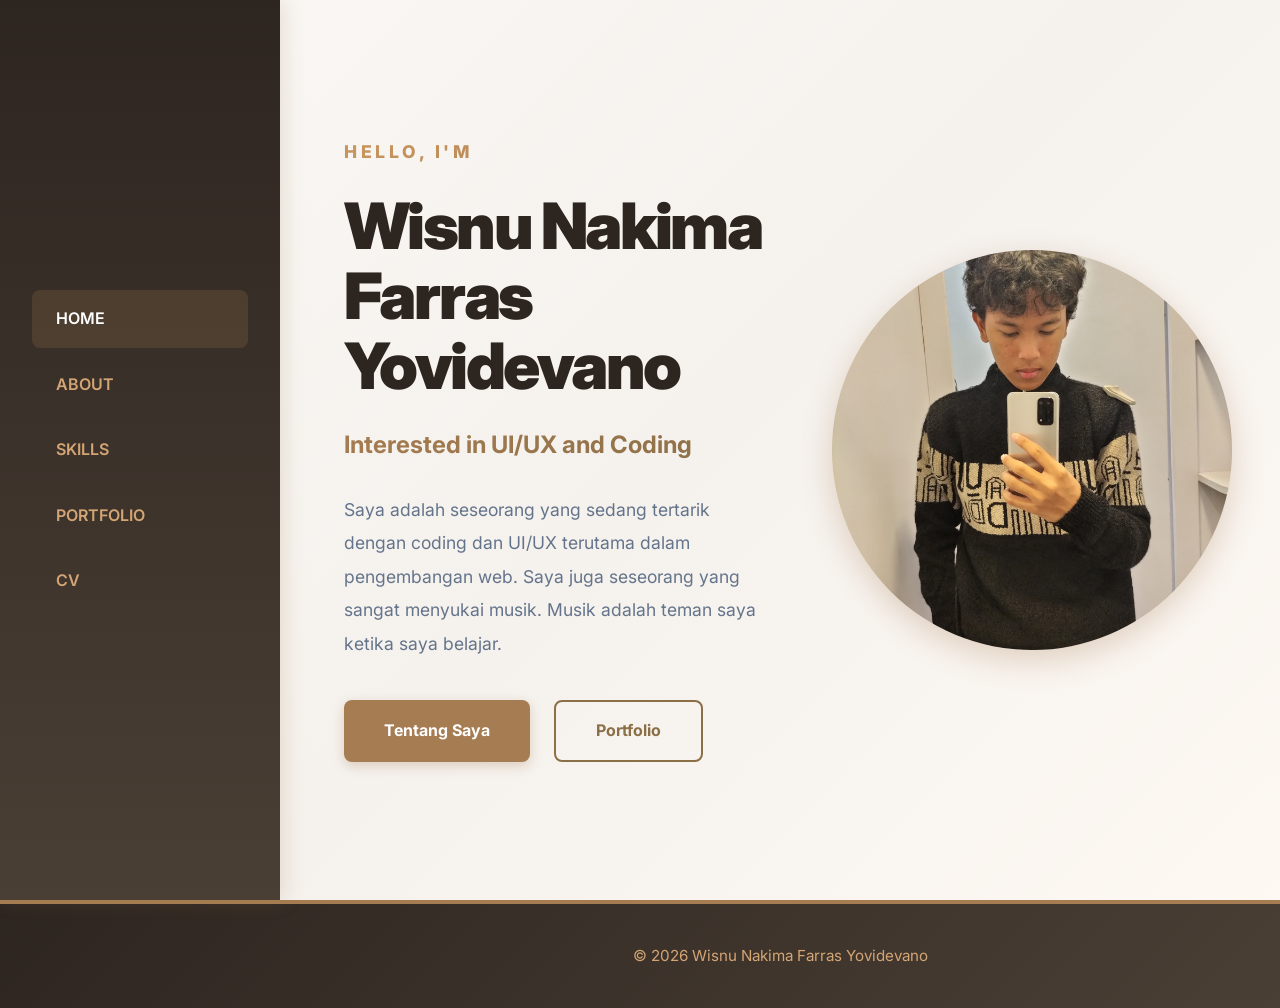
<file: index.html>
<!DOCTYPE html>
<html lang="id">
<head>
  <meta charset="UTF-8" />
  <meta name="viewport" content="width=device-width, initial-scale=1.0" />
  <title>Home - Wisnu Nakima Farras Yovidevano</title>
  <link rel="stylesheet" href="css/style.css" />
  <link rel="stylesheet" href="css/home.css" />
  <link href="https://fonts.googleapis.com/css2?family=Inter:wght@300;400;500;600;700;800&display=swap" rel="stylesheet" />
</head>
<body>

  <!-- NAVBAR -->
  <nav class="navbar">
    <div class="nav-container">
      <ul class="nav-links">
        <li><a href="index.html" class="active">HOME</a></li>
        <li><a href="pages/about.html">ABOUT</a></li>
        <li><a href="pages/skills.html">SKILLS</a></li>
        <li><a href="pages/portfolio.html">PORTFOLIO</a></li>
        <li><a href="pages/cv.html">CV</a></li>
      </ul>
    </div>
  </nav>

  <!-- HERO / HOME SECTION -->
  <section class="hero">
    <div class="hero-content">
      <div class="hero-text">
        <p class="hello-text">HELLO, I'M</p>
        <h1 class="hero-name">Wisnu Nakima<br />Farras Yovidevano</h1>
        <p class="hero-tagline">Interested in UI/UX and Coding</p>
        <p class="hero-description">
          Saya adalah seseorang yang sedang tertarik dengan coding dan UI/UX
          terutama dalam pengembangan web. Saya juga seseorang yang sangat
          menyukai musik. Musik adalah teman saya ketika saya belajar.
        </p>
        <div class="hero-buttons">
          <a href="pages/about.html" class="btn btn-primary">Tentang Saya</a>
          <a href="pages/portfolio.html" class="btn btn-outline">Portfolio</a>
        </div>
      </div>
      <div class="hero-image">
        <div class="photo-circle">
          <img src="assets/WhatsApp Image 2024-10-19 at 15.53.02_41d40138.jpg" alt="Foto Wisnu Nakima Farras Yovidevano" onerror="this.style.display='none'; this.parentElement.classList.add('no-photo')" />
          <div class="photo-placeholder">
          </div>
        </div>
      </div>
    </div>
  </section>

  <!-- FOOTER -->
  <footer class="footer">
    <p>© 2026 Wisnu Nakima Farras Yovidevano</p>
  </footer>

</body>
</html>
</file>
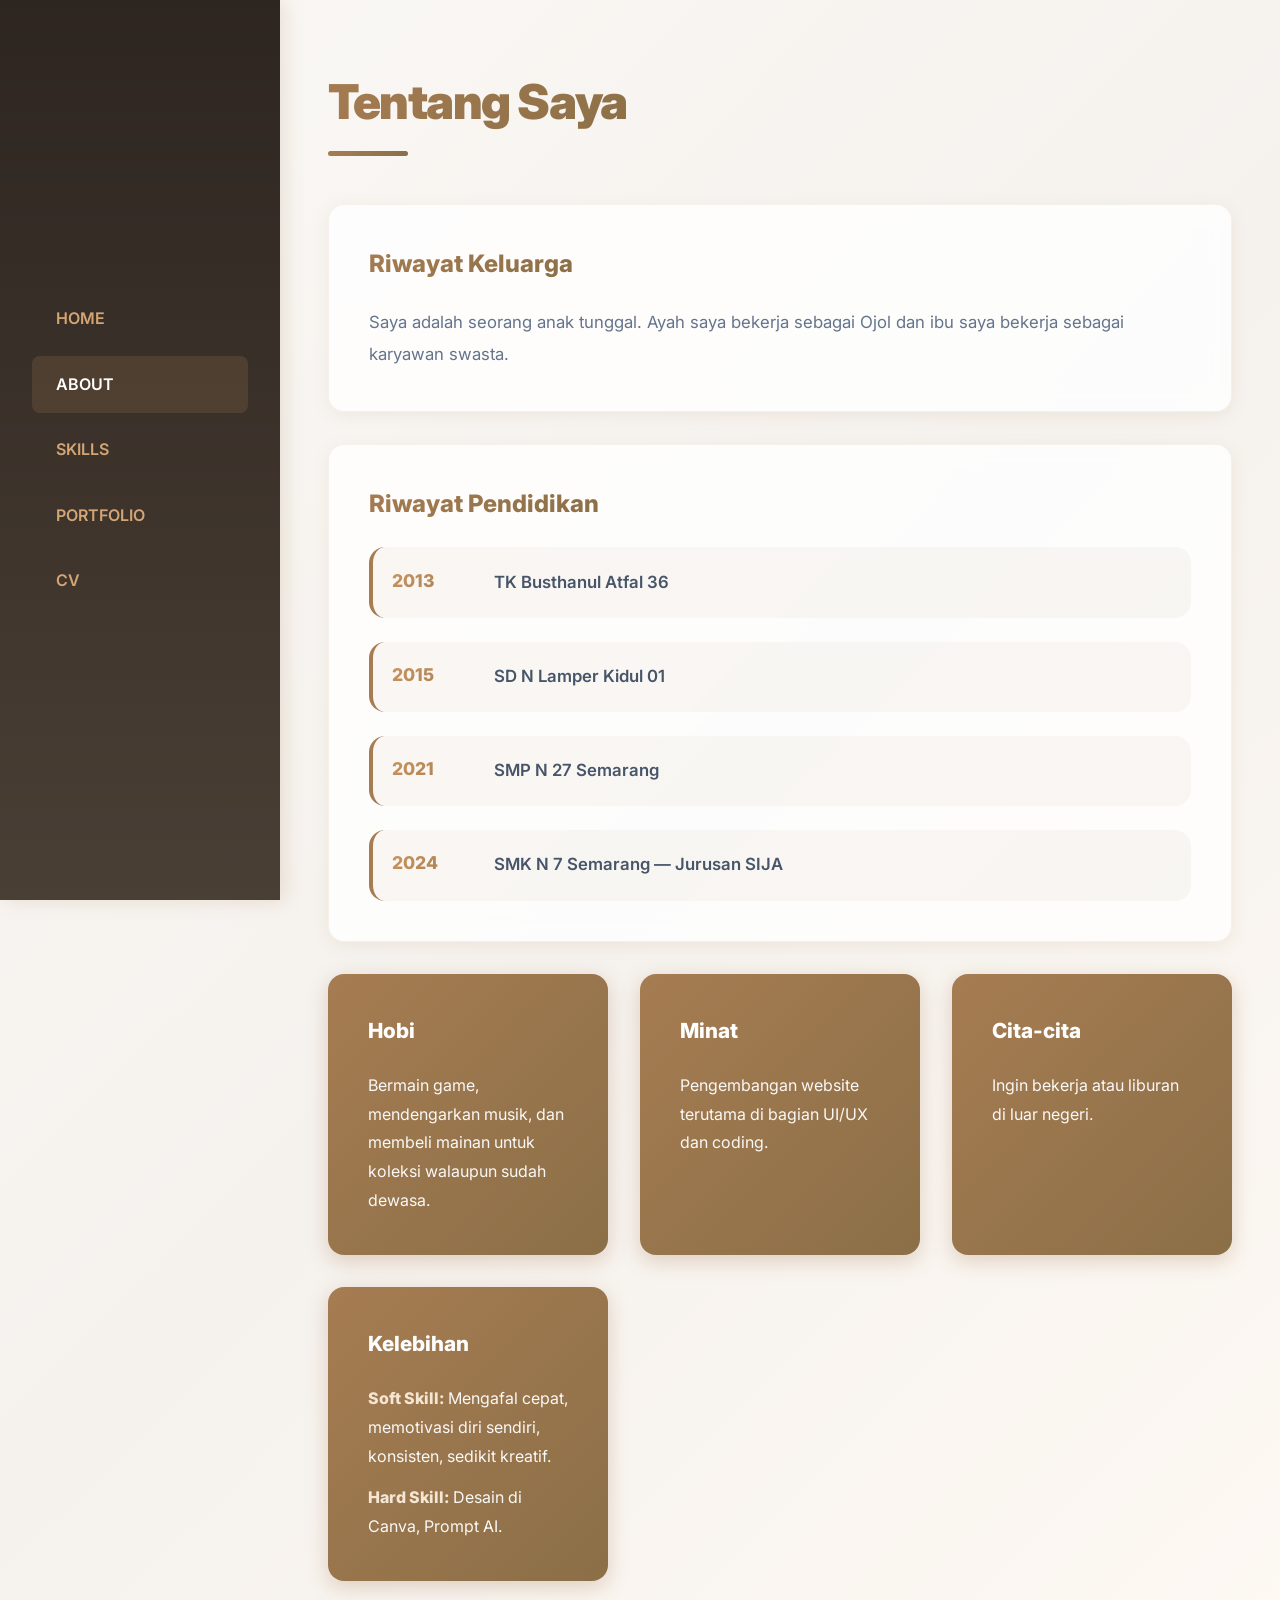
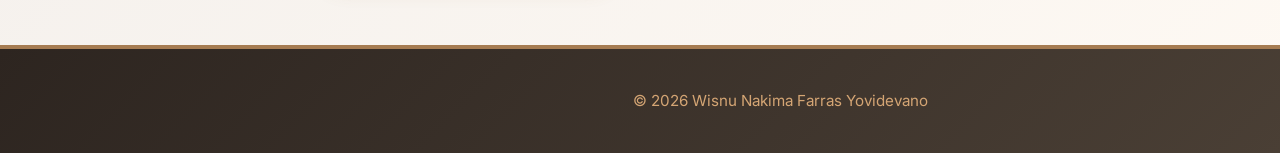
<file: pages/about.html>
<!DOCTYPE html>
<html lang="id">
<head>
  <meta charset="UTF-8" />
  <meta name="viewport" content="width=device-width, initial-scale=1.0" />
  <title>About - Wisnu Nakima Farras Yovidevano</title>
  <link rel="stylesheet" href="../css/style.css" />
  <link rel="stylesheet" href="../css/about.css" />
  <link href="https://fonts.googleapis.com/css2?family=Inter:wght@300;400;500;600;700;800&display=swap" rel="stylesheet" />
</head>
<body>

  <!-- NAVBAR -->
  <nav class="navbar">
    <div class="nav-container">
      <ul class="nav-links">
        <li><a href="../index.html">HOME</a></li>
        <li><a href="about.html" class="active">ABOUT</a></li>
        <li><a href="skills.html">SKILLS</a></li>
        <li><a href="portfolio.html">PORTFOLIO</a></li>
        <li><a href="cv.html">CV</a></li>
      </ul>
    </div>
  </nav>

  <!-- ABOUT SECTION -->
  <section class="section">
    <div class="section-container">
      <h2 class="section-title">Tentang Saya</h2>
      
      <!-- Riwayat Keluarga -->
      <div class="about-card">
        <div class="about-card-header">
          <h3>Riwayat Keluarga</h3>
        </div>
        <p>Saya adalah seorang anak tunggal. Ayah saya bekerja sebagai Ojol dan ibu saya bekerja sebagai karyawan swasta.</p>
      </div>

      <!-- Riwayat Pendidikan -->
      <div class="about-card">
        <div class="about-card-header">
          <h3>Riwayat Pendidikan</h3>
        </div>
        <div class="education-timeline">
          <div class="timeline-item">
            <span class="timeline-year">2013</span>
            <p>TK Busthanul Atfal 36</p>
          </div>
          <div class="timeline-item">
            <span class="timeline-year">2015</span>
            <p>SD N Lamper Kidul 01</p>
          </div>
          <div class="timeline-item">
            <span class="timeline-year">2021</span>
            <p>SMP N 27 Semarang</p>
          </div>
          <div class="timeline-item">
            <span class="timeline-year">2024</span>
            <p>SMK N 7 Semarang — Jurusan SIJA</p>
          </div>
        </div>
      </div>

      <!-- Grid 2 kolom untuk Hobi, Minat, Cita-cita, Kelebihan -->
      <div class="about-grid">
        <div class="about-card-dark">
          <div class="about-card-header">
            <h3>Hobi</h3>
          </div>
          <p>Bermain game, mendengarkan musik, dan membeli mainan untuk koleksi walaupun sudah dewasa.</p>
        </div>

        <div class="about-card-dark">
          <div class="about-card-header">
            <h3>Minat</h3>
          </div>
          <p>Pengembangan website terutama di bagian UI/UX dan coding.</p>
        </div>

        <div class="about-card-dark">
          <div class="about-card-header">
            <h3>Cita-cita</h3>
          </div>
          <p>Ingin bekerja atau liburan di luar negeri.</p>
        </div>

        <div class="about-card-dark">
          <div class="about-card-header">
            <h3>Kelebihan</h3>
          </div>
          <p><strong>Soft Skill:</strong> Mengafal cepat, memotivasi diri sendiri, konsisten, sedikit kreatif.</p>
          <p><strong>Hard Skill:</strong> Desain di Canva, Prompt AI.</p>
        </div>
      </div>

    </div>
  </section>

  <!-- FOOTER -->
  <footer class="footer">
    <p>© 2026 Wisnu Nakima Farras Yovidevano</p>
  </footer>

</body>
</html>
</file>
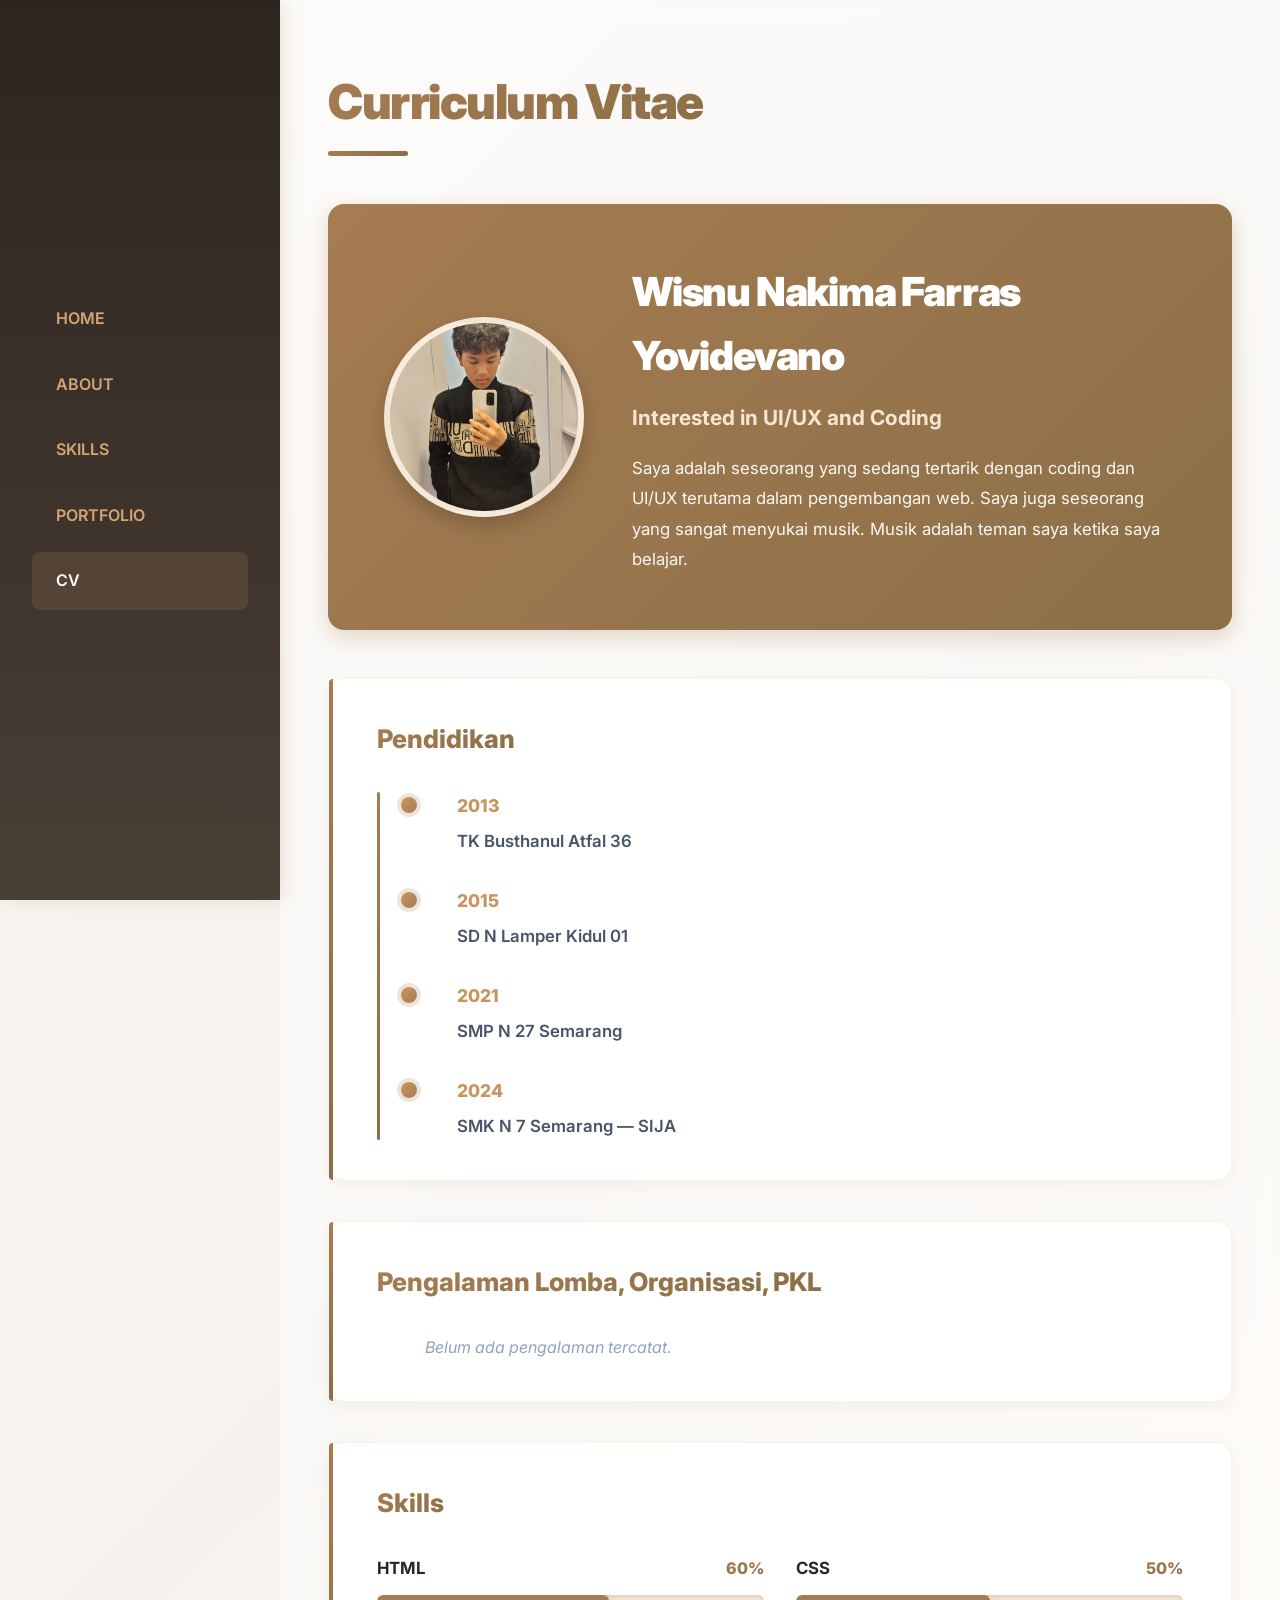
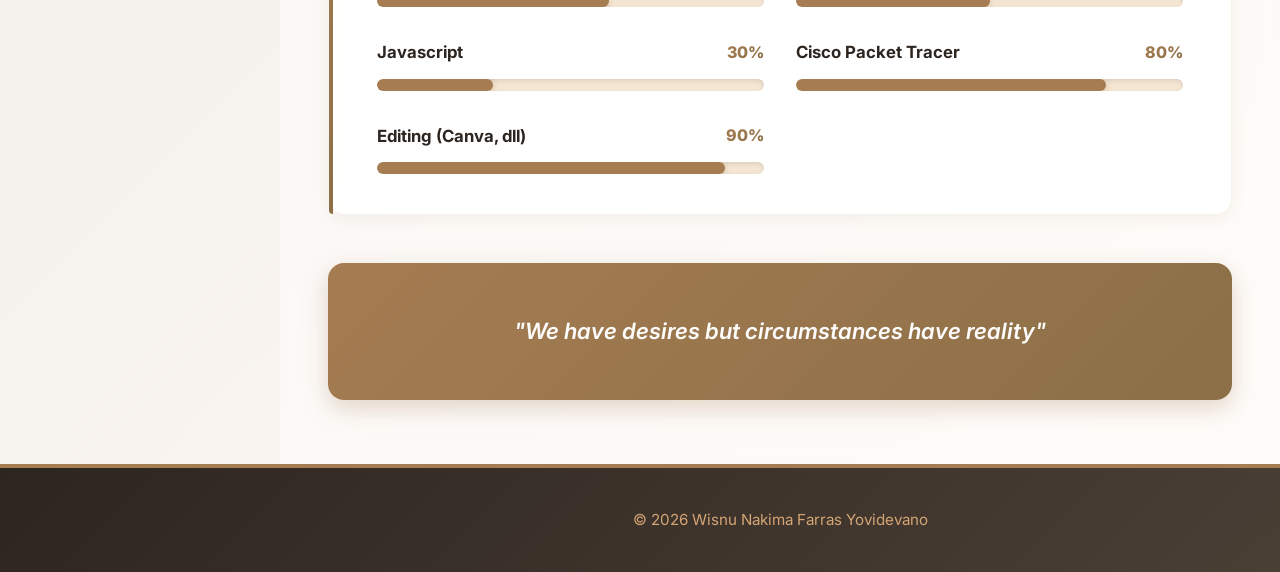
<file: pages/cv.html>
<!DOCTYPE html>
<html lang="id">
<head>
  <meta charset="UTF-8" />
  <meta name="viewport" content="width=device-width, initial-scale=1.0" />
  <title>CV - Wisnu Nakima Farras Yovidevano</title>
  <link rel="stylesheet" href="../css/style.css" />
  <link rel="stylesheet" href="../css/cv.css" />
  <link href="https://fonts.googleapis.com/css2?family=Inter:wght@300;400;500;600;700;800&display=swap" rel="stylesheet" />
</head>
<body>

  <!-- NAVBAR -->
  <nav class="navbar">
    <div class="nav-container">
      <ul class="nav-links">
        <li><a href="../index.html">HOME</a></li>
        <li><a href="about.html">ABOUT</a></li>
        <li><a href="skills.html">SKILLS</a></li>
        <li><a href="portfolio.html">PORTFOLIO</a></li>
        <li><a href="cv.html" class="active">CV</a></li>
      </ul>
    </div>
  </nav>

  <!-- CV SECTION -->
  <section class="section section-alt">
    <div class="section-container">
      <h2 class="section-title">Curriculum Vitae</h2>
      
      <div class="cv-container">
        
        <!-- Header CV dengan Foto dan Data Pribadi -->
        <div class="cv-header">
          <div class="cv-photo">
            <img src="../assets/WhatsApp Image 2024-10-19 at 15.53.02_41d40138.jpg" alt="Foto Wisnu Nakima Farras Yovidevano" onerror="this.style.display='none'; this.parentElement.classList.add('no-photo')" />
            <div class="cv-photo-placeholder">
              <span>📷</span>
              <p>Foto Profesional</p>
            </div>
          </div>
          <div class="cv-info">
            <h3 class="cv-name">Wisnu Nakima Farras Yovidevano</h3>
            <p class="cv-tagline">Interested in UI/UX and Coding</p>
            <p class="cv-description">
              Saya adalah seseorang yang sedang tertarik dengan coding dan UI/UX terutama dalam pengembangan web. Saya juga seseorang yang sangat menyukai musik. Musik adalah teman saya ketika saya belajar.
            </p>
          </div>
        </div>

        <!-- Pendidikan -->
        <div class="cv-section">
          <div class="cv-section-header">
            <h4>Pendidikan</h4>
          </div>
          <div class="cv-timeline">
            <div class="cv-timeline-item">
              <span class="cv-year">2013</span>
              <p>TK Busthanul Atfal 36</p>
            </div>
            <div class="cv-timeline-item">
              <span class="cv-year">2015</span>
              <p>SD N Lamper Kidul 01</p>
            </div>
            <div class="cv-timeline-item">
              <span class="cv-year">2021</span>
              <p>SMP N 27 Semarang</p>
            </div>
            <div class="cv-timeline-item">
              <span class="cv-year">2024</span>
              <p>SMK N 7 Semarang — SIJA</p>
            </div>
          </div>
        </div>

        <!-- Pengalaman Lomba, Organisasi, PKL -->
        <div class="cv-section">
          <div class="cv-section-header">
            <h4>Pengalaman Lomba, Organisasi, PKL</h4>
          </div>
          <p class="cv-empty">Belum ada pengalaman tercatat.</p>
        </div>

        <!-- Skills -->
        <div class="cv-section">
          <div class="cv-section-header">
            <h4>Skills</h4>
          </div>
          <div class="cv-skills">
            <div class="cv-skill-item">
              <div class="cv-skill-header">
                <span class="cv-skill-name">HTML</span>
                <span class="cv-skill-percent">60%</span>
              </div>
              <div class="cv-skill-bar">
                <div class="cv-skill-progress" style="width: 60%"></div>
              </div>
            </div>
            <div class="cv-skill-item">
              <div class="cv-skill-header">
                <span class="cv-skill-name">CSS</span>
                <span class="cv-skill-percent">50%</span>
              </div>
              <div class="cv-skill-bar">
                <div class="cv-skill-progress" style="width: 50%"></div>
              </div>
            </div>
            <div class="cv-skill-item">
              <div class="cv-skill-header">
                <span class="cv-skill-name">Javascript</span>
                <span class="cv-skill-percent">30%</span>
              </div>
              <div class="cv-skill-bar">
                <div class="cv-skill-progress" style="width: 30%"></div>
              </div>
            </div>
            <div class="cv-skill-item">
              <div class="cv-skill-header">
                <span class="cv-skill-name">Cisco Packet Tracer</span>
                <span class="cv-skill-percent">80%</span>
              </div>
              <div class="cv-skill-bar">
                <div class="cv-skill-progress" style="width: 80%"></div>
              </div>
            </div>
            <div class="cv-skill-item">
              <div class="cv-skill-header">
                <span class="cv-skill-name">Editing (Canva, dll)</span>
                <span class="cv-skill-percent">90%</span>
              </div>
              <div class="cv-skill-bar">
                <div class="cv-skill-progress" style="width: 90%"></div>
              </div>
            </div>
          </div>
        </div>

        <!-- Quote -->
        <div class="cv-quote">
          <p>"We have desires but circumstances have reality"</p>
        </div>

      </div>
    </div>
  </section>

  <!-- FOOTER -->
  <footer class="footer">
    <p>© 2026 Wisnu Nakima Farras Yovidevano</p>
  </footer>

</body>
</html>
</file>
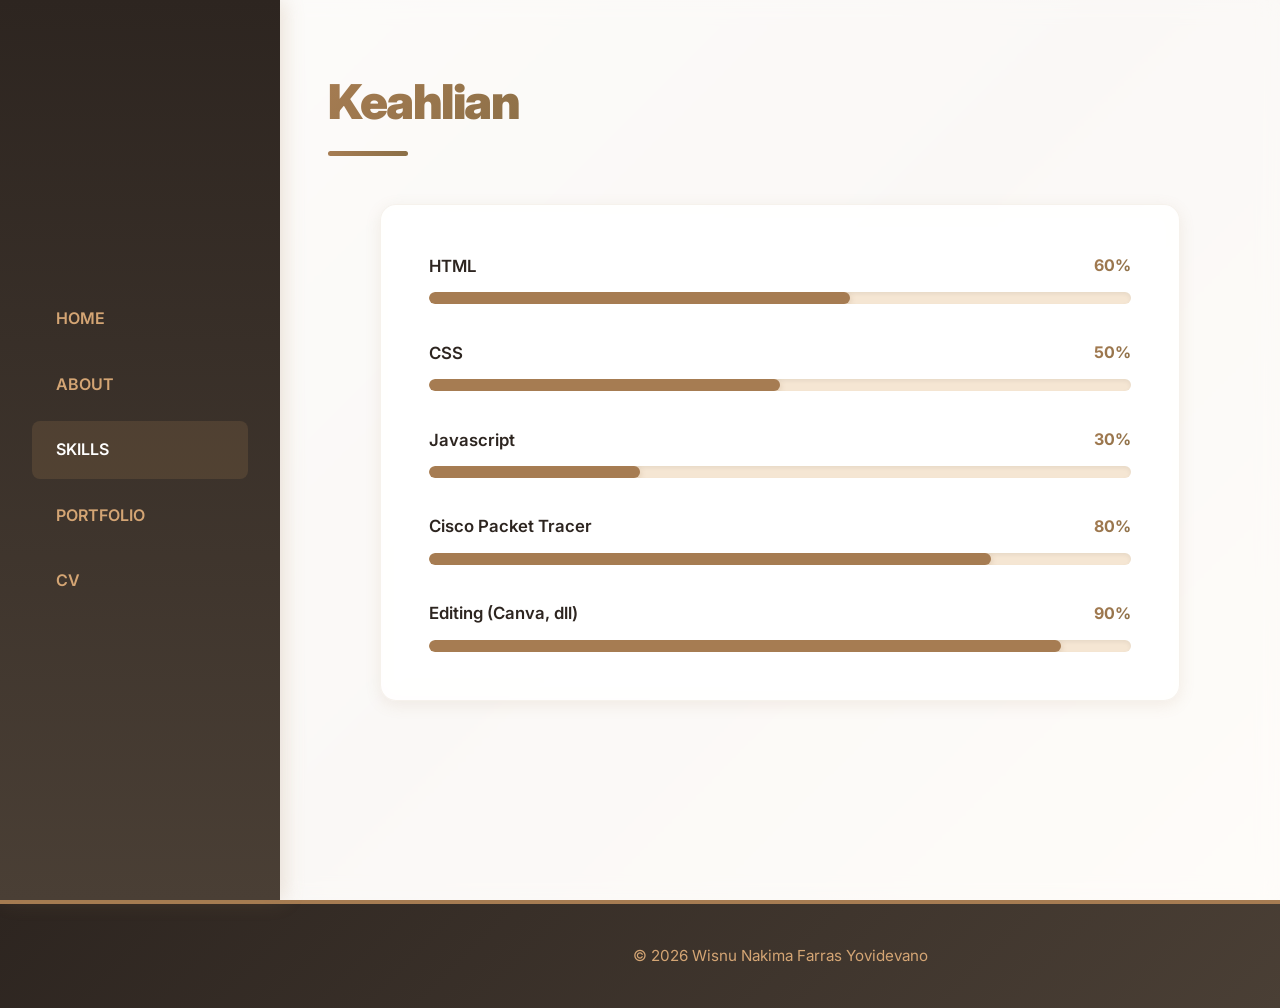
<file: pages/skills.html>
<!DOCTYPE html>
<html lang="id">
<head>
  <meta charset="UTF-8" />
  <meta name="viewport" content="width=device-width, initial-scale=1.0" />
  <title>Skills - Wisnu Nakima Farras Yovidevano</title>
  <link rel="stylesheet" href="../css/style.css" />
  <link rel="stylesheet" href="../css/skills.css" />
  <link href="https://fonts.googleapis.com/css2?family=Inter:wght@300;400;500;600;700;800&display=swap" rel="stylesheet" />
</head>
<body>

  <!-- NAVBAR -->
  <nav class="navbar">
    <div class="nav-container">
      <ul class="nav-links">
        <li><a href="../index.html">HOME</a></li>
        <li><a href="about.html">ABOUT</a></li>
        <li><a href="skills.html" class="active">SKILLS</a></li>
        <li><a href="portfolio.html">PORTFOLIO</a></li>
        <li><a href="cv.html">CV</a></li>
      </ul>
    </div>
  </nav>

  <!-- SKILLS SECTION -->
  <section class="section section-alt">
    <div class="section-container">
      <h2 class="section-title">Keahlian</h2>
      
      <div class="skills-list">
        <!-- HTML -->
        <div class="skill-item">
          <div class="skill-header">
            <span class="skill-name">HTML</span>
            <span class="skill-percent">60%</span>
          </div>
          <div class="skill-bar">
            <div class="skill-progress" style="width: 60%"></div>
          </div>
        </div>

        <!-- CSS -->
        <div class="skill-item">
          <div class="skill-header">
            <span class="skill-name">CSS</span>
            <span class="skill-percent">50%</span>
          </div>
          <div class="skill-bar">
            <div class="skill-progress" style="width: 50%"></div>
          </div>
        </div>

        <!-- Javascript -->
        <div class="skill-item">
          <div class="skill-header">
            <span class="skill-name">Javascript</span>
            <span class="skill-percent">30%</span>
          </div>
          <div class="skill-bar">
            <div class="skill-progress" style="width: 30%"></div>
          </div>
        </div>

        <!-- Cisco Packet Tracer -->
        <div class="skill-item">
          <div class="skill-header">
            <span class="skill-name">Cisco Packet Tracer</span>
            <span class="skill-percent">80%</span>
          </div>
          <div class="skill-bar">
            <div class="skill-progress" style="width: 80%"></div>
          </div>
        </div>

        <!-- Editing -->
        <div class="skill-item">
          <div class="skill-header">
            <span class="skill-name">Editing (Canva, dll)</span>
            <span class="skill-percent">90%</span>
          </div>
          <div class="skill-bar">
            <div class="skill-progress" style="width: 90%"></div>
          </div>
        </div>
      </div>

    </div>
  </section>

  <!-- FOOTER -->
  <footer class="footer">
    <p>© 2026 Wisnu Nakima Farras Yovidevano</p>
  </footer>

  <script src="../js/skills.js"></script>
</body>
</html>
</file>
<file: css/style.css>
/* ===== GLOBAL STYLES ===== */
*, *::before, *::after {
  margin: 0;
  padding: 0;
  box-sizing: border-box;
}

html {
  scroll-behavior: smooth;
}

body {
  font-family: 'Inter', sans-serif;
  background: linear-gradient(135deg, #faf8f5 0%, #f5f1ed 50%, #fef9f3 100%);
  color: #2d2520;
  line-height: 1.6;
  padding-left: 280px;
}

/* ===== SIDEBAR NAVIGATION ===== */
.navbar {
  position: fixed;
  top: 0;
  left: 0;
  width: 280px;
  height: 100vh;
  background: linear-gradient(180deg, #2d2520 0%, #4a3f35 100%);
  padding: 3rem 2rem;
  z-index: 100;
  box-shadow: 4px 0 20px rgba(166, 124, 82, 0.2);
}

.nav-container {
  display: flex;
  flex-direction: column;
  height: 100%;
  justify-content: center;
}

.nav-links {
  list-style: none;
  display: flex;
  flex-direction: column;
  gap: 0.5rem;
}

.nav-links a {
  text-decoration: none;
  font-size: 1rem;
  font-weight: 600;
  color: #d4a574;
  padding: 1rem 1.5rem;
  border-radius: 8px;
  transition: all 0.3s ease;
  display: block;
}

.nav-links a:hover,
.nav-links a.active {
  background: rgba(166, 124, 82, 0.2);
  color: #fff;
}

/* ===== SECTION CONTAINER ===== */
.section {
  padding: 4rem 3rem;
  min-height: 100vh;
}

.section-alt {
  background: rgba(255, 255, 255, 0.5);
  backdrop-filter: blur(10px);
}

.section-container {
  max-width: 1400px;
  margin: 0 auto;
}

.section-title {
  font-size: 3rem;
  font-weight: 900;
  background: linear-gradient(135deg, #a67c52 0%, #8b6f47 100%);
  -webkit-background-clip: text;
  -webkit-text-fill-color: transparent;
  background-clip: text;
  margin-bottom: 3rem;
  position: relative;
  display: inline-block;
  letter-spacing: -0.03em;
}

.section-title::after {
  content: '';
  display: block;
  width: 80px;
  height: 5px;
  background: linear-gradient(90deg, #a67c52, #8b6f47);
  margin-top: 10px;
  border-radius: 5px;
}

/* ===== FOOTER ===== */
.footer {
  background: linear-gradient(135deg, #2d2520 0%, #4a3f35 100%);
  padding: 2.5rem 3rem;
  text-align: center;
  border-top: 4px solid #a67c52;
  margin-left: -280px;
  padding-left: calc(280px + 3rem);
}

.footer p {
  font-size: 0.95rem;
  color: #d4a574;
  margin: 0;
}

/* ===== MOBILE RESPONSIVE ===== */
@media (max-width: 1024px) {
  body {
    padding-left: 0;
    padding-top: 70px;
  }

  .navbar {
    width: 100%;
    height: 70px;
    padding: 0 2rem;
    flex-direction: row;
  }

  .nav-container {
    flex-direction: row;
    align-items: center;
    justify-content: center;
  }

  .nav-links {
    flex-direction: row;
    gap: 0.5rem;
  }

  .nav-links a {
    padding: 0.6rem 1rem;
    font-size: 0.85rem;
  }

  .nav-links a::before {
    width: 100%;
    height: 3px;
    top: auto;
    bottom: 0;
    transform: scaleX(0);
  }

  .nav-links a:hover::before,
  .nav-links a.active::before {
    transform: scaleX(1);
  }

  .section {
    padding: 3rem 2rem;
  }

  .section-title {
    font-size: 2.2rem;
  }

  .footer {
    margin-left: 0;
    padding-left: 3rem;
  }
}

@media (max-width: 640px) {
  .nav-links a {
    padding: 0.5rem 0.7rem;
    font-size: 0.75rem;
  }

  .section {
    padding: 2rem 1.5rem;
  }

  .section-title {
    font-size: 1.8rem;
  }
}
</file>
<file: css/home.css>
/* ===== HOME / HERO SECTION ===== */
.hero {
  min-height: 100vh;
  display: flex;
  align-items: center;
  padding: 2rem 3rem 2rem 4rem;
}

.hero-content {
  width: 100%;
  display: grid;
  grid-template-columns: 1fr 400px;
  gap: 4rem;
  align-items: center;
}

.hello-text {
  font-size: 1.1rem;
  font-weight: 800;
  letter-spacing: 0.2em;
  background: linear-gradient(135deg, #c9965f 0%, #a67c52 100%);
  -webkit-background-clip: text;
  -webkit-text-fill-color: transparent;
  background-clip: text;
  margin-bottom: 1.5rem;
  text-transform: uppercase;
}

.hero-name {
  font-size: clamp(2.5rem, 5vw, 4.5rem);
  font-weight: 900;
  line-height: 1.1;
  color: #2d2520;
  margin-bottom: 1.5rem;
  letter-spacing: -0.04em;
}

.hero-name br {
  display: block;
}

.hero-tagline {
  font-size: 1.5rem;
  font-weight: 700;
  background: linear-gradient(135deg, #a67c52 0%, #8b6f47 100%);
  -webkit-background-clip: text;
  -webkit-text-fill-color: transparent;
  background-clip: text;
  margin-bottom: 1.8rem;
}

.hero-description {
  font-size: 1.1rem;
  color: #64748b;
  line-height: 1.9;
  margin-bottom: 2.5rem;
}

.hero-buttons {
  display: flex;
  gap: 1.5rem;
  flex-wrap: wrap;
}

.btn {
  display: inline-flex;
  align-items: center;
  justify-content: center;
  padding: 1rem 2.5rem;
  border-radius: 8px;
  font-size: 1rem;
  font-weight: 700;
  text-decoration: none;
  transition: all 0.3s ease;
  cursor: pointer;
}

.btn-primary {
  background: #a67c52;
  color: #fff;
  box-shadow: 0 4px 12px rgba(166, 124, 82, 0.3);
}

.btn-primary:hover {
  background: #8b6f47;
  box-shadow: 0 6px 16px rgba(166, 124, 82, 0.4);
}

.btn-outline {
  background: transparent;
  color: #8b6f47;
  border: 2px solid #8b6f47;
  box-shadow: none;
}

.btn-outline:hover {
  background: #8b6f47;
  color: #fff;
  border-color: #8b6f47;
}

.hero-image {
  position: relative;
  /* Animasi dihapus untuk tampilan lebih sederhana */
}

.photo-circle {
  width: 400px;
  height: 400px;
  border-radius: 50%;
  border: none;
  box-shadow: 0 10px 30px rgba(166, 124, 82, 0.3);
  overflow: hidden;
  position: relative;
  background: linear-gradient(135deg, #f5e6d3 0%, #ead5bb 100%);
}

.photo-circle img {
  width: 100%;
  height: 100%;
  object-fit: cover;
  object-position: center;
  display: block;
}

.photo-placeholder {
  position: absolute;
  inset: 0;
  display: flex;
  align-items: center;
  justify-content: center;
  flex-direction: column;
  gap: 0.8rem;
  color: #a67c52;
  font-size: 1rem;
  font-weight: 700;
}

.photo-circle img + .photo-placeholder {
  display: none;
}

.photo-circle.no-photo .photo-placeholder {
  display: flex;
}

.photo-placeholder::before {
  content: '📷';
  font-size: 3rem;
}

@media (max-width: 1024px) {
  .hero-content {
    grid-template-columns: 1fr;
    gap: 3rem;
    text-align: center;
  }

  .hero-image {
    order: -1;
    display: flex;
    justify-content: center;
  }

  .photo-circle {
    width: 300px;
    height: 300px;
  }

  .hero-buttons {
    justify-content: center;
  }

  .hero-description {
    max-width: 600px;
    margin-left: auto;
    margin-right: auto;
  }
}

@media (max-width: 640px) {
  .photo-circle {
    width: 250px;
    height: 250px;
  }

  .hero-name {
    font-size: 2rem;
  }

  .hero-tagline {
    font-size: 1.2rem;
  }

  .hero-description {
    font-size: 1rem;
  }

  .btn {
    padding: 0.85rem 2rem;
    font-size: 0.95rem;
  }
}
</file>
<file: css/about.css>
/* ===== ABOUT SECTION ===== */
.about-card {
  background: rgba(255, 255, 255, 0.8);
  backdrop-filter: blur(10px);
  border-radius: 16px;
  padding: 2.5rem;
  margin-bottom: 2rem;
  box-shadow: 0 4px 16px rgba(166, 124, 82, 0.1);
  border: 1px solid rgba(166, 124, 82, 0.1);
  transition: all 0.3s ease;
}

.about-card:hover {
  box-shadow: 0 6px 20px rgba(166, 124, 82, 0.15);
}

.about-card-header {
  display: flex;
  align-items: center;
  gap: 1.2rem;
  margin-bottom: 1.5rem;
}

.about-icon {
  font-size: 2.5rem;
  filter: drop-shadow(0 4px 8px rgba(166, 124, 82, 0.3));
}

.about-card h3 {
  font-size: 1.5rem;
  font-weight: 800;
  background: linear-gradient(135deg, #a67c52 0%, #8b6f47 100%);
  -webkit-background-clip: text;
  -webkit-text-fill-color: transparent;
  background-clip: text;
}

.about-card p {
  font-size: 1.05rem;
  color: #64748b;
  line-height: 1.9;
  margin-bottom: 0.8rem;
}

.about-card p:last-child {
  margin-bottom: 0;
}

.education-timeline {
  display: flex;
  flex-direction: column;
  gap: 1.5rem;
}

.timeline-item {
  display: flex;
  align-items: flex-start;
  gap: 2rem;
  padding: 1.2rem;
  background: linear-gradient(135deg, rgba(166, 124, 82, 0.05) 0%, rgba(139, 111, 71, 0.05) 100%);
  border-radius: 16px;
  border-left: 4px solid #a67c52;
  transition: all 0.3s;
}

.timeline-item:hover {
  background: linear-gradient(135deg, rgba(166, 124, 82, 0.1) 0%, rgba(139, 111, 71, 0.1) 100%);
}

.timeline-year {
  font-weight: 800;
  font-size: 1.1rem;
  background: linear-gradient(135deg, #c9965f 0%, #a67c52 100%);
  -webkit-background-clip: text;
  -webkit-text-fill-color: transparent;
  background-clip: text;
  min-width: 70px;
  flex-shrink: 0;
}

.timeline-item p {
  margin: 0;
  font-size: 1.05rem;
  color: #475569;
  font-weight: 600;
}

.about-grid {
  display: grid;
  grid-template-columns: repeat(3, 1fr);
  gap: 2rem;
  margin-top: 2rem;
}

.about-card-dark {
  background: linear-gradient(135deg, #a67c52 0%, #8b6f47 100%);
  border-radius: 16px;
  padding: 2.5rem;
  color: #fff;
  box-shadow: 0 6px 20px rgba(166, 124, 82, 0.3);
  transition: all 0.3s ease;
}

.about-card-dark:hover {
  box-shadow: 0 8px 24px rgba(166, 124, 82, 0.4);
}

.about-card-dark .about-card-header {
  margin-bottom: 1.5rem;
}

.about-card-dark h3 {
  color: #fff;
  font-size: 1.3rem;
  font-weight: 800;
  background: none;
  -webkit-text-fill-color: #fff;
}

.about-card-dark p {
  color: rgba(255,255,255,0.95);
  font-size: 1rem;
  line-height: 1.8;
  margin-bottom: 0.8rem;
}

.about-card-dark p:last-child {
  margin-bottom: 0;
}

.about-card-dark strong {
  color: #f5e6d3;
  font-weight: 800;
}

@media (max-width: 1024px) {
  .about-grid {
    grid-template-columns: repeat(2, 1fr);
  }
}

@media (max-width: 768px) {
  .about-grid {
    grid-template-columns: 1fr;
  }
  
  .timeline-item {
    flex-direction: column;
    gap: 0.5rem;
    padding: 1rem;
  }

  .about-card {
    padding: 2rem;
  }

  .about-card-dark {
    padding: 2rem;
  }
}
</file>
<file: css/cv.css>
/* ===== CV SECTION ===== */
.cv-container {
  max-width: 1000px;
  margin: 0 auto;
}

/* CV Header */
.cv-header {
  background: linear-gradient(135deg, #a67c52 0%, #8b6f47 100%);
  border-radius: 16px;
  padding: 3.5rem;
  display: grid;
  grid-template-columns: 200px 1fr;
  gap: 3rem;
  align-items: center;
  margin-bottom: 3rem;
  color: #fff;
  box-shadow: 0 8px 24px rgba(166, 124, 82, 0.3);
}

.cv-photo {
  width: 200px;
  height: 200px;
  border-radius: 50%;
  overflow: hidden;
  background: linear-gradient(135deg, #f5e6d3 0%, #ead5bb 100%);
  border: 6px solid rgba(255,255,255,0.3);
  position: relative;
  display: flex;
  align-items: center;
  justify-content: center;
  box-shadow: 0 8px 20px rgba(0,0,0,0.2);
  z-index: 1;
}

.cv-photo img {
  width: 100%;
  height: 100%;
  object-fit: cover;
  display: block;
}

.cv-photo-placeholder {
  position: absolute;
  inset: 0;
  display: flex;
  flex-direction: column;
  align-items: center;
  justify-content: center;
  gap: 0.5rem;
  color: #a67c52;
  font-size: 0.9rem;
  text-align: center;
  font-weight: 700;
}

.cv-photo img + .cv-photo-placeholder {
  display: none;
}

.cv-photo.no-photo .cv-photo-placeholder {
  display: flex;
}

.cv-photo-placeholder span {
  font-size: 2.5rem;
}

.cv-name {
  font-size: 2.5rem;
  font-weight: 900;
  margin-bottom: 0.8rem;
  color: #fff;
  letter-spacing: -0.03em;
}

.cv-tagline {
  font-size: 1.3rem;
  margin-bottom: 1.2rem;
  color: #f5e6d3;
  font-weight: 700;
}

.cv-description {
  font-size: 1.05rem;
  line-height: 1.8;
  color: rgba(255,255,255,0.95);
}

/* CV Sections with Timeline */
.cv-section {
  background: rgba(255, 255, 255, 0.8);
  backdrop-filter: blur(10px);
  border-radius: 16px;
  padding: 2.5rem 3rem;
  margin-bottom: 2.5rem;
  box-shadow: 0 4px 16px rgba(166, 124, 82, 0.1);
  border: 1px solid rgba(166, 124, 82, 0.1);
  transition: all 0.3s ease;
  position: relative;
}

.cv-section::before {
  content: '';
  position: absolute;
  left: 0;
  top: 0;
  width: 4px;
  height: 100%;
  background: linear-gradient(180deg, #a67c52 0%, #8b6f47 100%);
  border-radius: 16px 0 0 16px;
}

.cv-section:hover {
  box-shadow: 0 6px 20px rgba(166, 124, 82, 0.15);
}

.cv-section-header {
  display: flex;
  align-items: center;
  gap: 1.2rem;
  margin-bottom: 2rem;
}

.cv-icon {
  font-size: 2rem;
  filter: drop-shadow(0 4px 8px rgba(166, 124, 82, 0.3));
}

.cv-section-header h4 {
  font-size: 1.6rem;
  font-weight: 800;
  background: linear-gradient(135deg, #a67c52 0%, #8b6f47 100%);
  -webkit-background-clip: text;
  -webkit-text-fill-color: transparent;
  background-clip: text;
}

.cv-timeline {
  position: relative;
  padding-left: 3rem;
}

.cv-timeline::before {
  content: '';
  position: absolute;
  left: 0;
  top: 0;
  bottom: 0;
  width: 3px;
  background: linear-gradient(180deg, #a67c52 0%, #8b6f47 100%);
  border-radius: 3px;
}

.cv-timeline-item {
  position: relative;
  padding-bottom: 2rem;
  padding-left: 2rem;
}

.cv-timeline-item::before {
  content: '';
  position: absolute;
  left: -1.5rem;
  top: 0.3rem;
  width: 16px;
  height: 16px;
  background: linear-gradient(135deg, #c9965f 0%, #a67c52 100%);
  border-radius: 50%;
  box-shadow: 0 0 0 4px rgba(166, 124, 82, 0.2);
}

.cv-timeline-item:last-child {
  padding-bottom: 0;
}

.cv-year {
  font-weight: 800;
  font-size: 1.1rem;
  background: linear-gradient(135deg, #c9965f 0%, #a67c52 100%);
  -webkit-background-clip: text;
  -webkit-text-fill-color: transparent;
  background-clip: text;
  margin-bottom: 0.5rem;
  display: block;
}

.cv-timeline-item p {
  margin: 0;
  font-size: 1.05rem;
  color: #475569;
  font-weight: 600;
}

.cv-empty {
  font-size: 1rem;
  color: #94a3b8;
  font-style: italic;
  padding-left: 3rem;
}

/* CV Skills */
.cv-skills {
  display: grid;
  grid-template-columns: repeat(2, 1fr);
  gap: 2rem;
}

.cv-skill-item {
  display: flex;
  flex-direction: column;
  gap: 0.8rem;
}

.cv-skill-header {
  display: flex;
  justify-content: space-between;
  align-items: center;
}

.cv-skill-name {
  font-size: 1.05rem;
  font-weight: 700;
  color: #2d2520;
}

.cv-skill-percent {
  font-size: 1rem;
  font-weight: 800;
  background: linear-gradient(135deg, #a67c52 0%, #8b6f47 100%);
  -webkit-background-clip: text;
  -webkit-text-fill-color: transparent;
  background-clip: text;
}

.cv-skill-bar {
  width: 100%;
  height: 12px;
  background-color: #f5e6d3;
  border-radius: 12px;
  overflow: hidden;
  box-shadow: inset 0 2px 4px rgba(0,0,0,0.1);
}

.cv-skill-progress {
  height: 100%;
  background: #a67c52;
  border-radius: 12px;
  transition: width 1s ease;
  box-shadow: 0 2px 6px rgba(166, 124, 82, 0.4);
}

/* CV Quote */
.cv-quote {
  background: linear-gradient(135deg, #a67c52 0%, #8b6f47 100%);
  border-radius: 16px;
  padding: 3rem 3.5rem;
  text-align: center;
  color: #fff;
  margin-top: 3rem;
  box-shadow: 0 8px 24px rgba(166, 124, 82, 0.3);
}

.quote-icon {
  font-size: 3rem;
  display: block;
  margin-bottom: 1.2rem;
  opacity: 0.9;
  position: relative;
  z-index: 1;
}

.cv-quote p {
  font-size: 1.4rem;
  font-style: italic;
  line-height: 1.8;
  margin: 0;
  color: rgba(255,255,255,0.98);
  font-weight: 600;
}

@media (max-width: 1024px) {
  .cv-header {
    grid-template-columns: 1fr;
    text-align: center;
    justify-items: center;
    padding: 3rem 2rem;
  }

  .cv-skills {
    grid-template-columns: 1fr;
  }
}

@media (max-width: 768px) {
  .cv-photo {
    width: 160px;
    height: 160px;
  }

  .cv-name {
    font-size: 2rem;
  }

  .cv-tagline {
    font-size: 1.1rem;
  }

  .cv-section {
    padding: 2rem;
  }

  .cv-timeline {
    padding-left: 2rem;
  }

  .cv-timeline-item {
    padding-left: 1.5rem;
  }

  .cv-quote {
    padding: 2.5rem 2rem;
  }

  .cv-quote p {
    font-size: 1.15rem;
  }
}
</file>
<file: css/skills.css>
/* ===== SKILLS SECTION ===== */
.skills-list {
  max-width: 800px;
  margin: 0 auto;
  background: rgba(255, 255, 255, 0.8);
  backdrop-filter: blur(10px);
  padding: 3rem;
  border-radius: 16px;
  box-shadow: 0 4px 16px rgba(166, 124, 82, 0.12);
  border: 1px solid rgba(166, 124, 82, 0.1);
}

.skill-item {
  margin-bottom: 2.2rem;
}

.skill-item:last-child {
  margin-bottom: 0;
}

.skill-header {
  display: flex;
  justify-content: space-between;
  align-items: center;
  margin-bottom: 0.8rem;
}

.skill-name {
  font-size: 1.05rem;
  font-weight: 600;
  color: #2d2520;
}

.skill-percent {
  font-size: 1rem;
  font-weight: 700;
  background: linear-gradient(135deg, #a67c52 0%, #8b6f47 100%);
  -webkit-background-clip: text;
  -webkit-text-fill-color: transparent;
  background-clip: text;
}

.skill-bar {
  width: 100%;
  height: 12px;
  background-color: #f5e6d3;
  border-radius: 12px;
  overflow: hidden;
  position: relative;
  box-shadow: inset 0 2px 4px rgba(0,0,0,0.06);
}

.skill-progress {
  height: 100%;
  background: #a67c52;
  border-radius: 12px;
  transition: width 1s ease;
  box-shadow: 0 2px 6px rgba(166, 124, 82, 0.3);
}

@media (max-width: 768px) {
  .skills-list {
    padding: 2rem 1.5rem;
  }

  .skill-name {
    font-size: 0.95rem;
  }

  .skill-percent {
    font-size: 0.9rem;
  }
}
</file>
